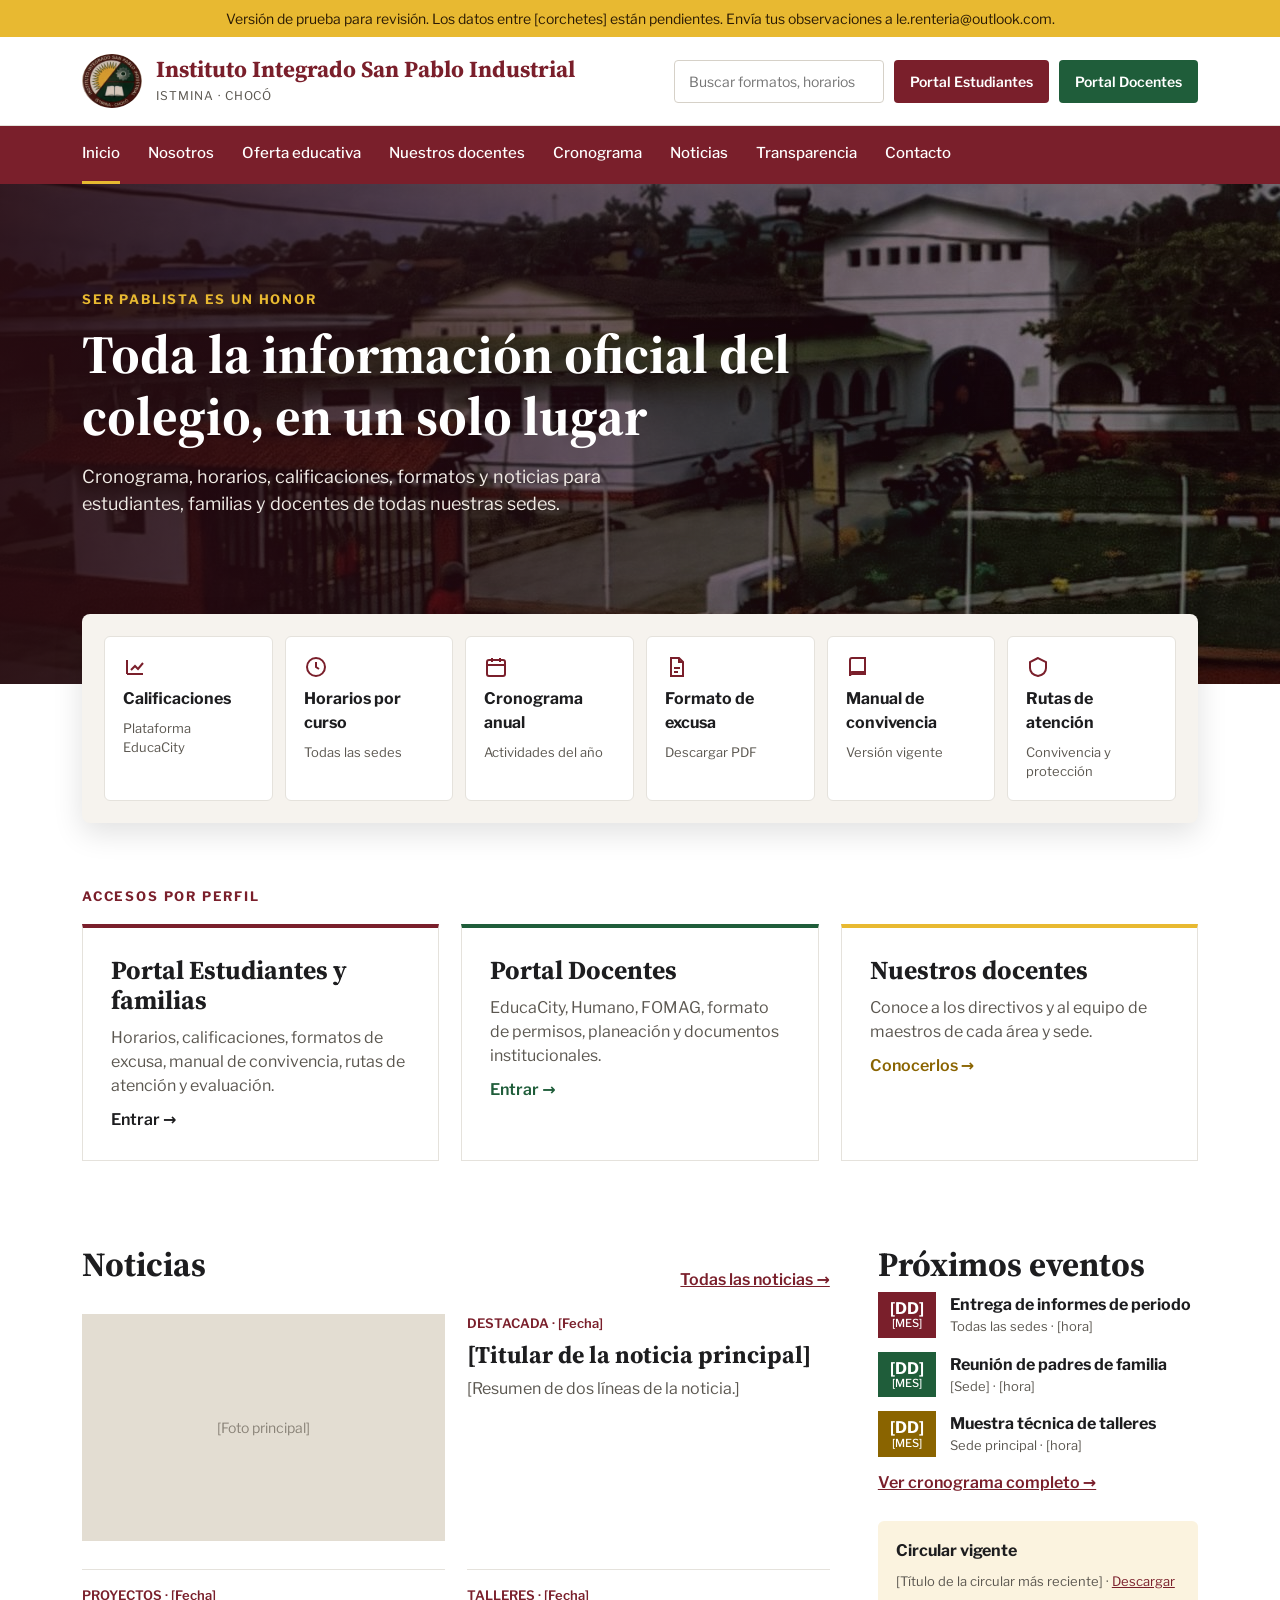
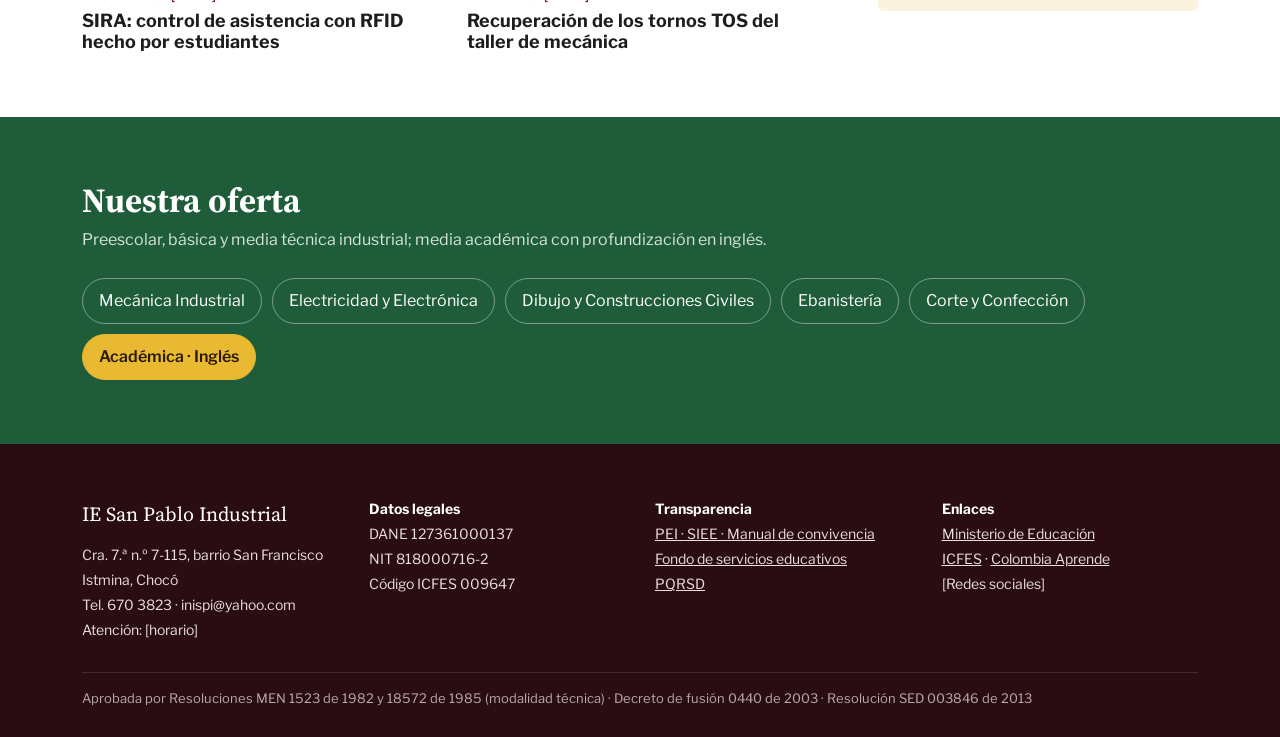
<file: index.html>
<!doctype html>
<html lang="es">
<head>
<meta charset="utf-8">
<meta name="viewport" content="width=device-width, initial-scale=1">
<title>Inicio · IE San Pablo Industrial – Istmina</title>
<meta name="description" content="Sitio oficial de la Institución Educativa San Pablo Industrial de Istmina, Chocó: cronograma, horarios, calificaciones, formatos y noticias.">
<link rel="icon" href="assets/img/escudo.jpg">
<link rel="preconnect" href="https://fonts.googleapis.com">
<link rel="preconnect" href="https://fonts.gstatic.com" crossorigin>
<link href="https://fonts.googleapis.com/css2?family=Libre+Franklin:wght@400;500;600;700&family=Source+Serif+4:opsz,wght@8..60,500;8..60,700&display=swap" rel="stylesheet">
<link rel="stylesheet" href="assets/css/styles.css">
</head>
<body>
<!-- AVISO DE BOCETO: borrar esta línea al publicar la versión final -->
<div class="aviso">Versión de prueba para revisión. Los datos entre [corchetes] están pendientes. Envía tus observaciones a le.renteria@outlook.com.</div>

<header class="header">
<div class="wrap">
<a class="brand" href="index.html">
<img src="assets/img/escudo.jpg" alt="Escudo de la IE San Pablo Industrial">
<div><div class="brand-name">Instituto Integrado San Pablo Industrial</div><div class="brand-sub">Istmina · Chocó</div></div>
</a>
<div class="header-right">
<label class="sr-only" for="buscar">Buscar en el sitio</label><input class="search" id="buscar" type="search" placeholder="Buscar formatos, horarios…"><div class="portales"><a class="btn" href="portal-estudiantes.html">Portal Estudiantes</a><a class="btn btn-verde" href="portal-docentes.html">Portal Docentes</a></div>
</div>
</div>
</header>

<nav class="nav" aria-label="Principal">
<div class="wrap">
<button type="button" class="mbtn" aria-expanded="false" aria-controls="menu"><svg width="22" height="22" viewBox="0 0 24 24" fill="none" stroke="#fff" stroke-width="2" aria-hidden="true"><path d="M3 6h18M3 12h18M3 18h18"/></svg>Menú</button>
<div class="links" id="menu"><a href="index.html" aria-current="page">Inicio</a><a href="#">Nosotros</a><a href="#">Oferta educativa</a><a href="nuestros-docentes.html">Nuestros docentes</a><a href="cronograma.html">Cronograma</a><a href="#">Noticias</a><a href="#">Transparencia</a><a href="#">Contacto</a></div>
</div>
</nav>

<main>

<section class="hero">
<img src="assets/img/campus.jpg" alt="Fachada de la sede principal del Instituto Integrado San Pablo Industrial">
<div class="wrap">
<div class="lema">Ser Pablista es un honor</div>
<h1>Toda la información oficial del colegio, en un solo lugar</h1>
<p>Cronograma, horarios, calificaciones, formatos y noticias para estudiantes, familias y docentes de todas nuestras sedes.</p>
</div>
</section>

<section class="accesos" aria-label="Accesos rápidos">
<div class="wrap"><div class="panel"><div class="qagrid">
<a class="qa" href="https://sanpablo.educa.city/"><svg width="24" height="24" viewBox="0 0 24 24" fill="none" stroke="#7A1F2B" stroke-width="2" aria-hidden="true"><path d="M4 19V5M4 19h16M8 15l4-4 3 3 5-6"/></svg><b>Calificaciones</b><span>Plataforma EducaCity</span></a>
<a class="qa" href="portal-estudiantes.html#horarios"><svg width="24" height="24" viewBox="0 0 24 24" fill="none" stroke="#7A1F2B" stroke-width="2" aria-hidden="true"><circle cx="12" cy="12" r="9"/><path d="M12 7v5l3 2"/></svg><b>Horarios por curso</b><span>Todas las sedes</span></a>
<a class="qa" href="cronograma.html"><svg width="24" height="24" viewBox="0 0 24 24" fill="none" stroke="#7A1F2B" stroke-width="2" aria-hidden="true"><rect x="3" y="5" width="18" height="16" rx="2"/><path d="M3 10h18M8 3v4M16 3v4"/></svg><b>Cronograma anual</b><span>Actividades del año</span></a>
<a class="qa" href="portal-estudiantes.html#formatos"><svg width="24" height="24" viewBox="0 0 24 24" fill="none" stroke="#7A1F2B" stroke-width="2" aria-hidden="true"><path d="M14 3H6v18h12V7l-4-4Z"/><path d="M14 3v4h4M9 13h6M9 17h4"/></svg><b>Formato de excusa</b><span>Descargar PDF</span></a>
<a class="qa" href="portal-estudiantes.html#formatos"><svg width="24" height="24" viewBox="0 0 24 24" fill="none" stroke="#7A1F2B" stroke-width="2" aria-hidden="true"><path d="M4 5a2 2 0 0 1 2-2h13v16H6a2 2 0 0 0-2 2V5Z"/><path d="M4 19a2 2 0 0 1 2-2h13"/></svg><b>Manual de convivencia</b><span>Versión vigente</span></a>
<a class="qa" href="portal-estudiantes.html#rutas"><svg width="24" height="24" viewBox="0 0 24 24" fill="none" stroke="#7A1F2B" stroke-width="2" aria-hidden="true"><path d="M12 3 4 7v6c0 4 3.5 7 8 8 4.5-1 8-4 8-8V7l-8-4Z"/></svg><b>Rutas de atención</b><span>Convivencia y protección</span></a>
</div></div></div>
</section>

<section class="section">
<div class="wrap">
<div class="eyebrow">Accesos por perfil</div>
<div class="grid g3" style="margin-top:18px">
<a class="perfil" href="portal-estudiantes.html"><h2>Portal Estudiantes y familias</h2><p>Horarios, calificaciones, formatos de excusa, manual de convivencia, rutas de atención y evaluación.</p><span class="mas">Entrar →</span></a>
<a class="perfil" href="portal-docentes.html" style="border-top-color:var(--verde)"><h2>Portal Docentes</h2><p>EducaCity, Humano, FOMAG, formato de permisos, planeación y documentos institucionales.</p><span class="mas" style="color:var(--verde)">Entrar →</span></a>
<a class="perfil" href="nuestros-docentes.html" style="border-top-color:var(--amarillo)"><h2>Nuestros docentes</h2><p>Conoce a los directivos y al equipo de maestros de cada área y sede.</p><span class="mas" style="color:var(--ocre)">Conocerlos →</span></a>
</div>
</div>
</section>

<section class="section" style="padding-top:20px">
<div class="wrap dos-col">
<div class="principal">
<div class="cabecera-seccion"><h2>Noticias</h2><a href="#" style="font-weight:600">Todas las noticias →</a></div>
<article class="noticia-destacada">
<div class="foto-ph">[Foto principal]</div>
<div><div class="noticia-meta">DESTACADA · [Fecha]</div><h3 class="serif" style="font-size:24px;margin:8px 0">[Titular de la noticia principal]</h3><p class="muted" style="margin:0">[Resumen de dos líneas de la noticia.]</p></div>
</article>
<div class="grid" style="grid-template-columns:repeat(auto-fit,minmax(240px,1fr))">
<article class="noticia"><div class="noticia-meta">PROYECTOS · [Fecha]</div><h3>SIRA: control de asistencia con RFID hecho por estudiantes</h3></article>
<article class="noticia"><div class="noticia-meta">TALLERES · [Fecha]</div><h3>Recuperación de los tornos TOS del taller de mecánica</h3></article>
</div>
</div>
<aside class="lateral">
<h2>Próximos eventos</h2>
<div class="evento"><div class="fecha">[DD]<small>[MES]</small></div><div><b>Entrega de informes de periodo</b><div class="muted small">Todas las sedes · [hora]</div></div></div>
<div class="evento"><div class="fecha" style="background:var(--verde)">[DD]<small>[MES]</small></div><div><b>Reunión de padres de familia</b><div class="muted small">[Sede] · [hora]</div></div></div>
<div class="evento"><div class="fecha" style="background:var(--ocre)">[DD]<small>[MES]</small></div><div><b>Muestra técnica de talleres</b><div class="muted small">Sede principal · [hora]</div></div></div>
<a href="cronograma.html" style="font-weight:600">Ver cronograma completo →</a>
<div class="circular"><b style="display:block;margin-bottom:6px">Circular vigente</b><span class="muted small">[Título de la circular más reciente] · <a href="#">Descargar</a></span></div>
</aside>
</div>
</section>

<section class="section oferta">
<div class="wrap">
<h2>Nuestra oferta</h2>
<p style="margin:0 0 26px;color:#d6e6db">Preescolar, básica y media técnica industrial; media académica con profundización en inglés.</p>
<div class="chips">
<span class="chip">Mecánica Industrial</span><span class="chip">Electricidad y Electrónica</span><span class="chip">Dibujo y Construcciones Civiles</span><span class="chip">Ebanistería</span><span class="chip">Corte y Confección</span><span class="chip chip-dest">Académica · Inglés</span>
</div>
</div>
</section>
</main>

<footer class="footer">
<div class="wrap">
<div class="cols">
<div><div class="serif" style="font-size:20px;color:#fff;margin-bottom:10px">IE San Pablo Industrial</div>Cra. 7.ª n.º 7-115, barrio San Francisco<br>Istmina, Chocó<br>Tel. 670 3823 · inispi@yahoo.com<br>Atención: [horario]</div>
<div><b>Datos legales</b><br>DANE 127361000137<br>NIT 818000716-2<br>Código ICFES 009647</div>
<div><b>Transparencia</b><br><a href="#">PEI · SIEE · Manual de convivencia</a><br><a href="#">Fondo de servicios educativos</a><br><a href="#">PQRSD</a></div>
<div><b>Enlaces</b><br><a href="https://www.mineducacion.gov.co/portal/">Ministerio de Educación</a><br><a href="https://www.icfes.gov.co/">ICFES</a> · <a href="https://colombiaaprende.edu.co/">Colombia Aprende</a><br>[Redes sociales]</div>
</div>
<div class="legal">Aprobada por Resoluciones MEN 1523 de 1982 y 18572 de 1985 (modalidad técnica) · Decreto de fusión 0440 de 2003 · Resolución SED 003846 de 2013</div>
</div>
</footer>
<script src="assets/js/main.js"></script>
</body>
</html>
</file>
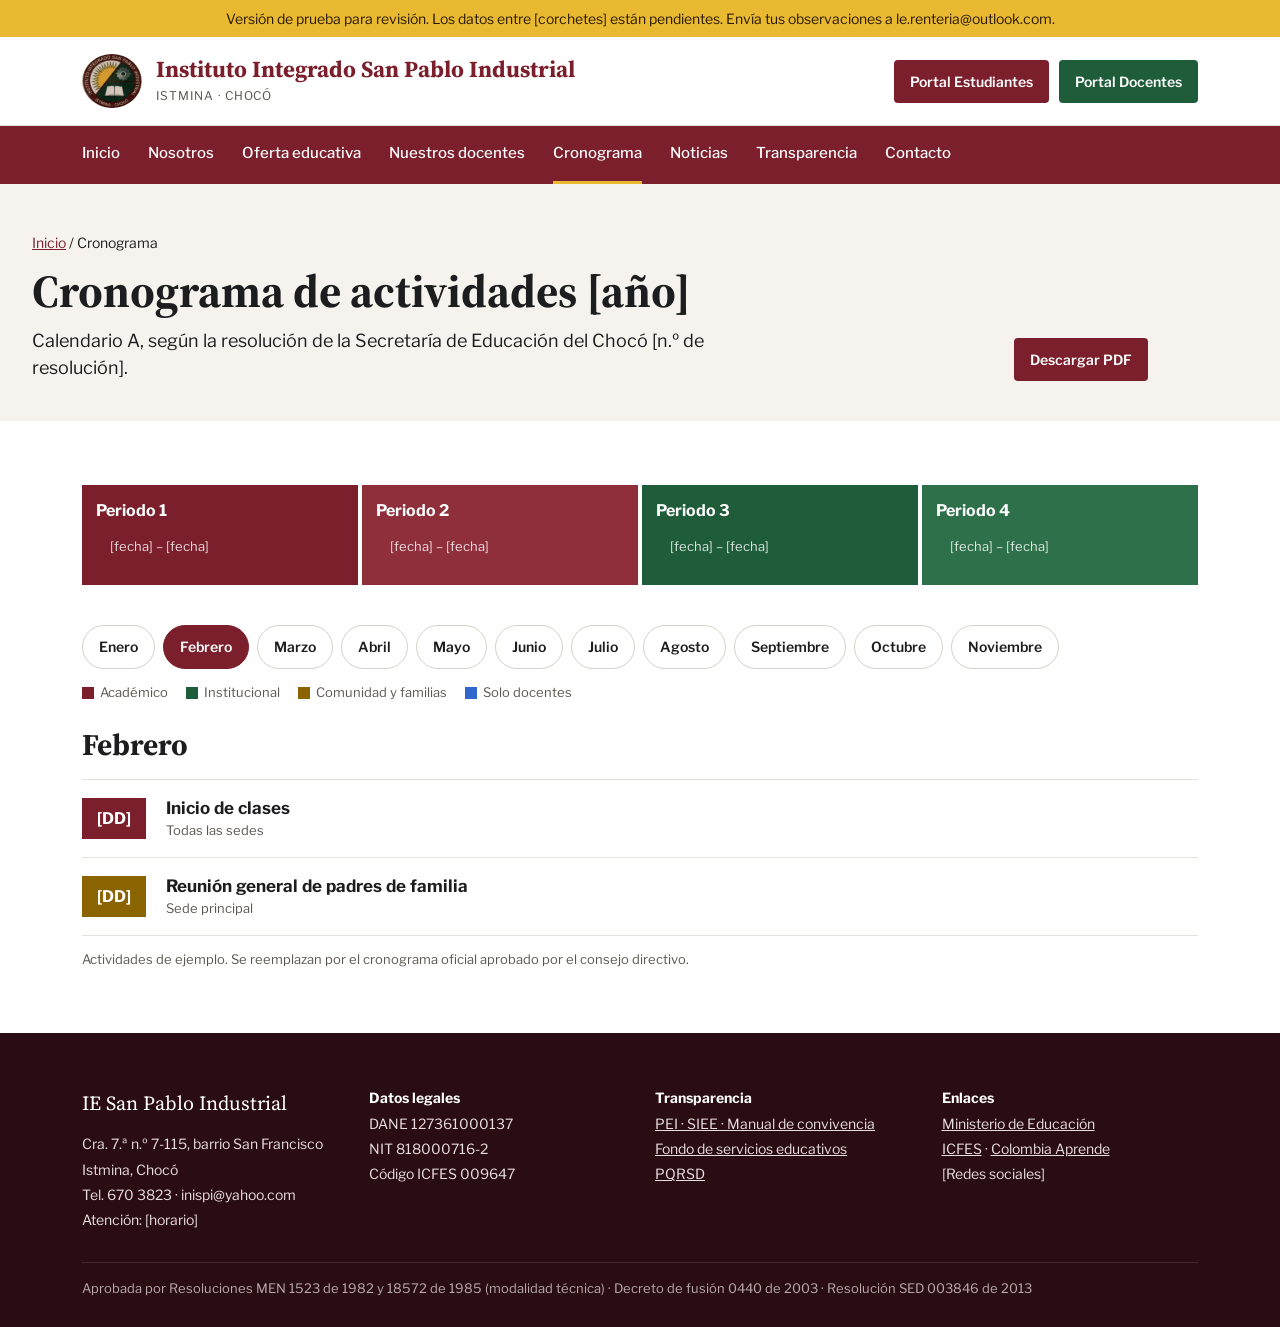
<file: cronograma.html>
<!doctype html>
<html lang="es">
<head>
<meta charset="utf-8">
<meta name="viewport" content="width=device-width, initial-scale=1">
<title>Cronograma anual · IE San Pablo Industrial – Istmina</title>
<meta name="description" content="Cronograma anual de actividades académicas, institucionales y de comunidad.">
<link rel="icon" href="assets/img/escudo.jpg">
<link rel="preconnect" href="https://fonts.googleapis.com">
<link rel="preconnect" href="https://fonts.gstatic.com" crossorigin>
<link href="https://fonts.googleapis.com/css2?family=Libre+Franklin:wght@400;500;600;700&family=Source+Serif+4:opsz,wght@8..60,500;8..60,700&display=swap" rel="stylesheet">
<link rel="stylesheet" href="assets/css/styles.css">
</head>
<body>
<!-- AVISO DE BOCETO: borrar esta línea al publicar la versión final -->
<div class="aviso">Versión de prueba para revisión. Los datos entre [corchetes] están pendientes. Envía tus observaciones a le.renteria@outlook.com.</div>

<header class="header">
<div class="wrap">
<a class="brand" href="index.html">
<img src="assets/img/escudo.jpg" alt="Escudo de la IE San Pablo Industrial">
<div><div class="brand-name">Instituto Integrado San Pablo Industrial</div><div class="brand-sub">Istmina · Chocó</div></div>
</a>
<div class="header-right">
<div class="portales"><a class="btn" href="portal-estudiantes.html">Portal Estudiantes</a><a class="btn btn-verde" href="portal-docentes.html">Portal Docentes</a></div>
</div>
</div>
</header>

<nav class="nav" aria-label="Principal">
<div class="wrap">
<button type="button" class="mbtn" aria-expanded="false" aria-controls="menu"><svg width="22" height="22" viewBox="0 0 24 24" fill="none" stroke="#fff" stroke-width="2" aria-hidden="true"><path d="M3 6h18M3 12h18M3 18h18"/></svg>Menú</button>
<div class="links" id="menu"><a href="index.html">Inicio</a><a href="#">Nosotros</a><a href="#">Oferta educativa</a><a href="nuestros-docentes.html">Nuestros docentes</a><a href="cronograma.html" aria-current="page">Cronograma</a><a href="#">Noticias</a><a href="#">Transparencia</a><a href="#">Contacto</a></div>
</div>
</nav>

<main>

<section class="page-head">
<div class="wrap cabecera-seccion" style="margin:0">
<div>
<div class="migas"><a href="index.html">Inicio</a> / Cronograma</div>
<h1>Cronograma de actividades [año]</h1>
<p>Calendario A, según la resolución de la Secretaría de Educación del Chocó [n.º de resolución].</p>
</div>
<a class="btn" href="#">Descargar PDF</a>
</div>
</section>

<section class="section" style="padding-bottom:10px">
<div class="wrap periodos">
<div style="background:#7A1F2B"><b>Periodo 1</b><div class="small" style="opacity:.85">[fecha] – [fecha]</div></div>
<div style="background:#8f2f3c"><b>Periodo 2</b><div class="small" style="opacity:.85">[fecha] – [fecha]</div></div>
<div style="background:#1F5D3A"><b>Periodo 3</b><div class="small" style="opacity:.85">[fecha] – [fecha]</div></div>
<div style="background:#2d7049"><b>Periodo 4</b><div class="small" style="opacity:.85">[fecha] – [fecha]</div></div>
</div>
</section>

<section class="section" style="padding-top:30px">
<div class="wrap">
<div class="pills" id="meses" aria-label="Mes"></div>
<div class="leyenda">
<span><i style="background:#7A1F2B"></i>Académico</span><span><i style="background:#1F5D3A"></i>Institucional</span><span><i style="background:#8a6400"></i>Comunidad y familias</span><span><i style="background:#3366CC"></i>Solo docentes</span>
</div>
<h2 id="titulo-mes" style="font-size:30px;margin-bottom:16px"></h2>
<div class="lista-eventos" id="lista-eventos"></div>
<p class="small muted" style="margin:14px 0 0">Actividades de ejemplo. Se reemplazan por el cronograma oficial aprobado por el consejo directivo.</p>
</div>
</section>
</main>

<footer class="footer">
<div class="wrap">
<div class="cols">
<div><div class="serif" style="font-size:20px;color:#fff;margin-bottom:10px">IE San Pablo Industrial</div>Cra. 7.ª n.º 7-115, barrio San Francisco<br>Istmina, Chocó<br>Tel. 670 3823 · inispi@yahoo.com<br>Atención: [horario]</div>
<div><b>Datos legales</b><br>DANE 127361000137<br>NIT 818000716-2<br>Código ICFES 009647</div>
<div><b>Transparencia</b><br><a href="#">PEI · SIEE · Manual de convivencia</a><br><a href="#">Fondo de servicios educativos</a><br><a href="#">PQRSD</a></div>
<div><b>Enlaces</b><br><a href="https://www.mineducacion.gov.co/portal/">Ministerio de Educación</a><br><a href="https://www.icfes.gov.co/">ICFES</a> · <a href="https://colombiaaprende.edu.co/">Colombia Aprende</a><br>[Redes sociales]</div>
</div>
<div class="legal">Aprobada por Resoluciones MEN 1523 de 1982 y 18572 de 1985 (modalidad técnica) · Decreto de fusión 0440 de 2003 · Resolución SED 003846 de 2013</div>
</div>
</footer>
<script src="assets/js/main.js"></script>
</body>
</html>
</file>
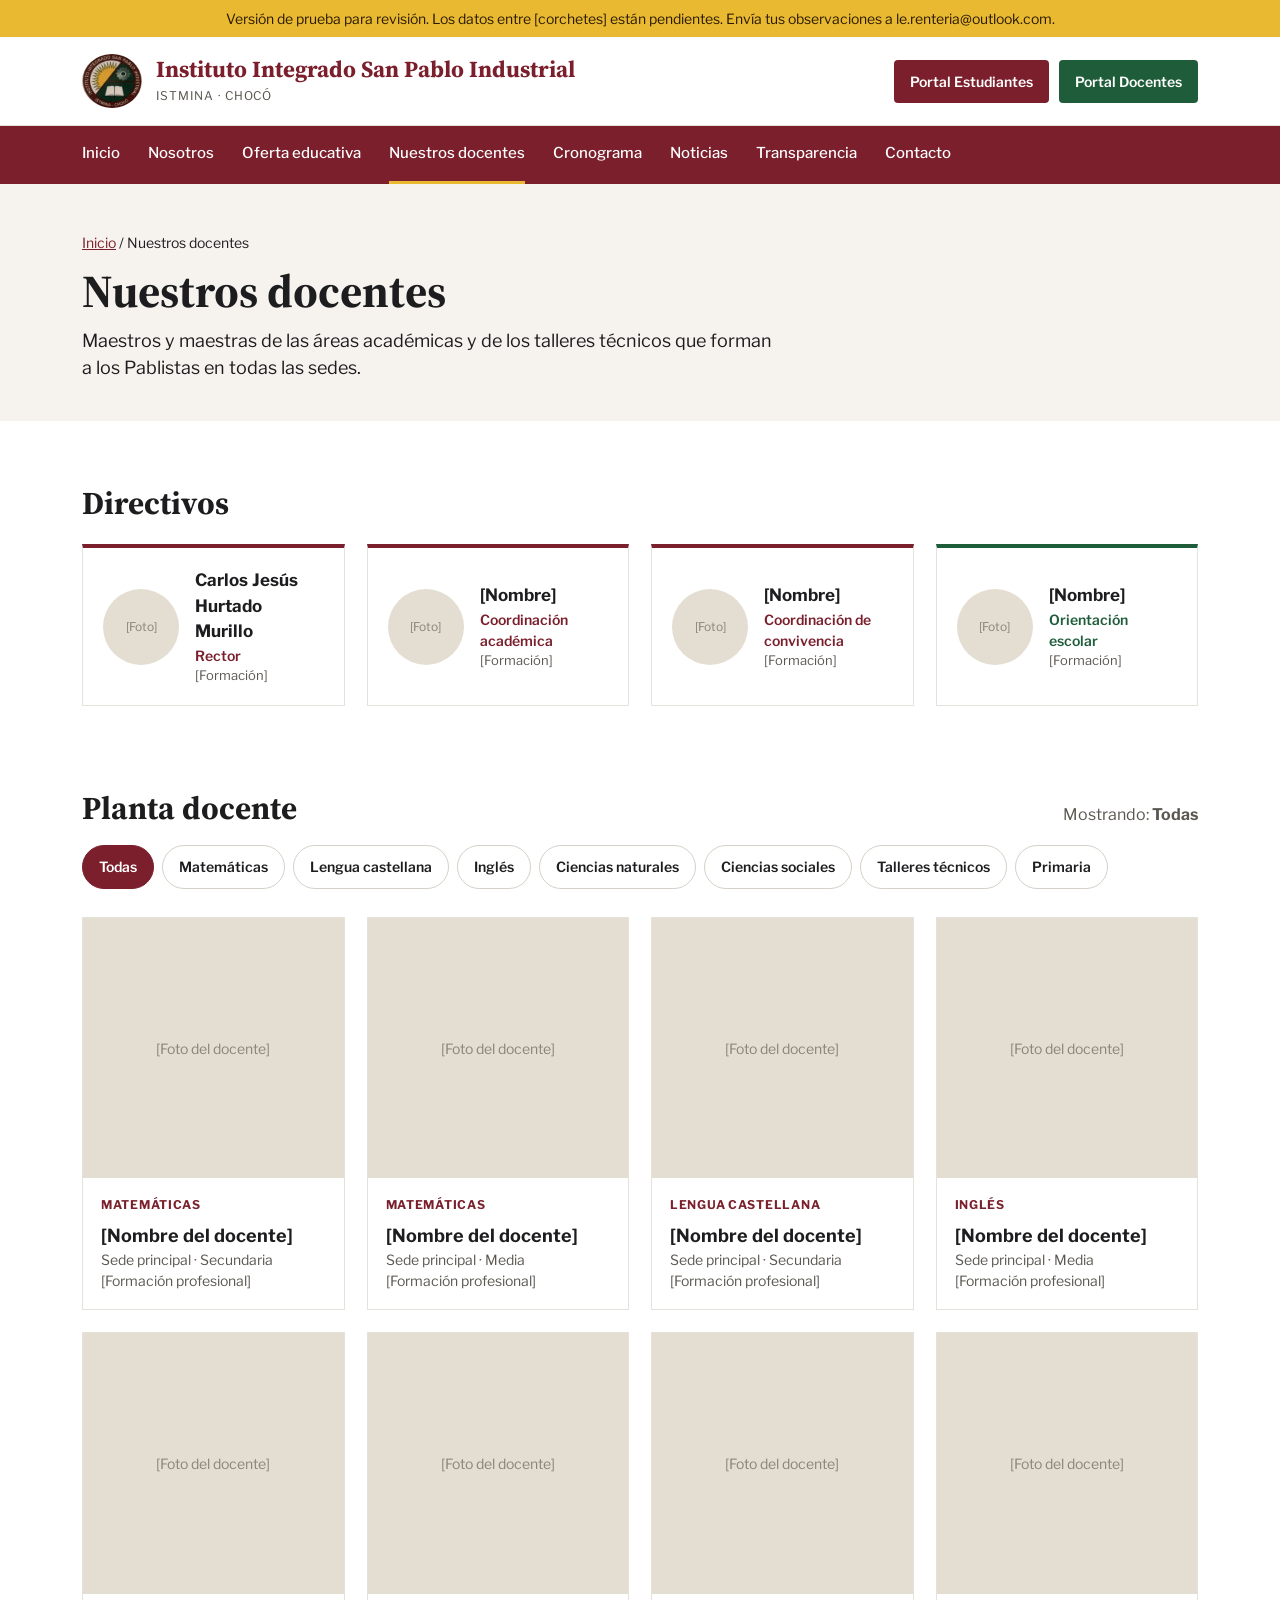
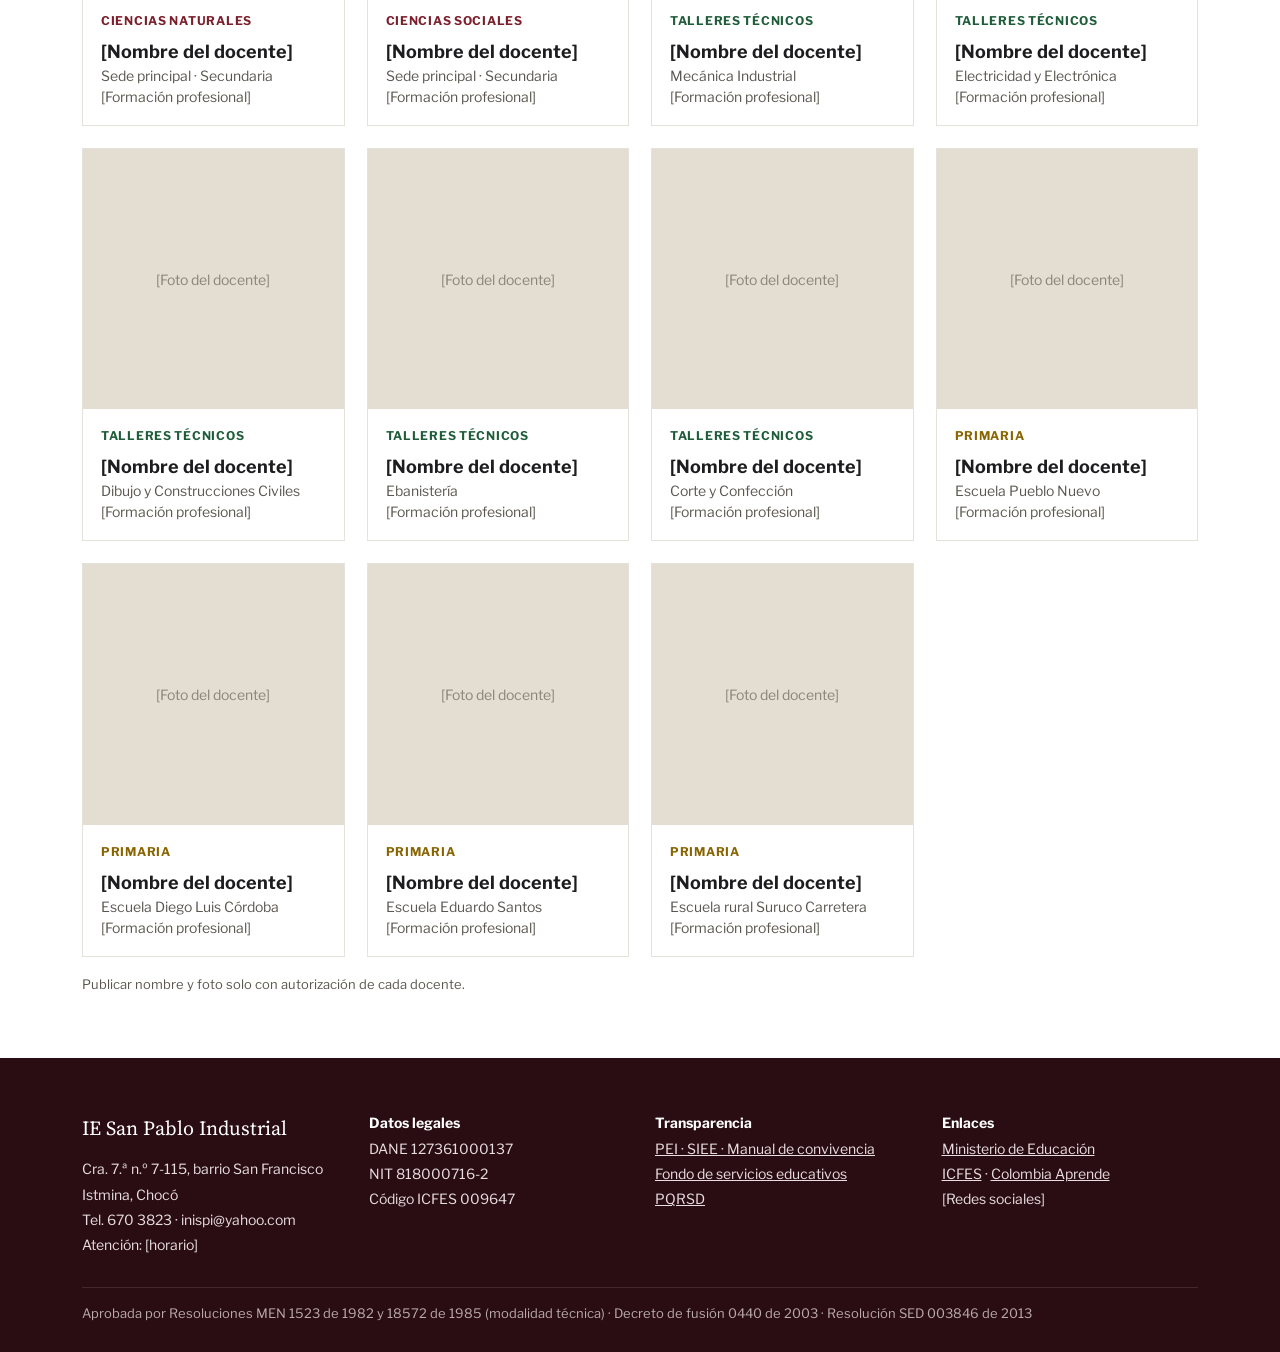
<file: nuestros-docentes.html>
<!doctype html>
<html lang="es">
<head>
<meta charset="utf-8">
<meta name="viewport" content="width=device-width, initial-scale=1">
<title>Nuestros docentes · IE San Pablo Industrial – Istmina</title>
<meta name="description" content="Directivos y planta docente de la IE San Pablo Industrial de Istmina.">
<link rel="icon" href="assets/img/escudo.jpg">
<link rel="preconnect" href="https://fonts.googleapis.com">
<link rel="preconnect" href="https://fonts.gstatic.com" crossorigin>
<link href="https://fonts.googleapis.com/css2?family=Libre+Franklin:wght@400;500;600;700&family=Source+Serif+4:opsz,wght@8..60,500;8..60,700&display=swap" rel="stylesheet">
<link rel="stylesheet" href="assets/css/styles.css">
</head>
<body>
<!-- AVISO DE BOCETO: borrar esta línea al publicar la versión final -->
<div class="aviso">Versión de prueba para revisión. Los datos entre [corchetes] están pendientes. Envía tus observaciones a le.renteria@outlook.com.</div>

<header class="header">
<div class="wrap">
<a class="brand" href="index.html">
<img src="assets/img/escudo.jpg" alt="Escudo de la IE San Pablo Industrial">
<div><div class="brand-name">Instituto Integrado San Pablo Industrial</div><div class="brand-sub">Istmina · Chocó</div></div>
</a>
<div class="header-right">
<div class="portales"><a class="btn" href="portal-estudiantes.html">Portal Estudiantes</a><a class="btn btn-verde" href="portal-docentes.html">Portal Docentes</a></div>
</div>
</div>
</header>

<nav class="nav" aria-label="Principal">
<div class="wrap">
<button type="button" class="mbtn" aria-expanded="false" aria-controls="menu"><svg width="22" height="22" viewBox="0 0 24 24" fill="none" stroke="#fff" stroke-width="2" aria-hidden="true"><path d="M3 6h18M3 12h18M3 18h18"/></svg>Menú</button>
<div class="links" id="menu"><a href="index.html">Inicio</a><a href="#">Nosotros</a><a href="#">Oferta educativa</a><a href="nuestros-docentes.html" aria-current="page">Nuestros docentes</a><a href="cronograma.html">Cronograma</a><a href="#">Noticias</a><a href="#">Transparencia</a><a href="#">Contacto</a></div>
</div>
</nav>

<main>

<section class="page-head">
<div class="wrap">
<div class="migas"><a href="index.html">Inicio</a> / Nuestros docentes</div>
<h1>Nuestros docentes</h1>
<p>Maestros y maestras de las áreas académicas y de los talleres técnicos que forman a los Pablistas en todas las sedes.</p>
</div>
</section>

<section class="section" style="padding-bottom:20px">
<div class="wrap">
<h2 style="font-size:32px;margin-bottom:22px">Directivos</h2>
<div class="grid g4">
<div class="directivo" style="border-top-color:var(--vino)"><div class="avatar">[Foto]</div><div><b style="font-size:17px">Carlos Jesús Hurtado Murillo</b><div style="color:var(--vino);font-weight:600;font-size:14px">Rector</div><div class="muted small">[Formación]</div></div></div>
<div class="directivo" style="border-top-color:var(--vino)"><div class="avatar">[Foto]</div><div><b style="font-size:17px">[Nombre]</b><div style="color:var(--vino);font-weight:600;font-size:14px">Coordinación académica</div><div class="muted small">[Formación]</div></div></div>
<div class="directivo" style="border-top-color:var(--vino)"><div class="avatar">[Foto]</div><div><b style="font-size:17px">[Nombre]</b><div style="color:var(--vino);font-weight:600;font-size:14px">Coordinación de convivencia</div><div class="muted small">[Formación]</div></div></div>
<div class="directivo" style="border-top-color:var(--verde)"><div class="avatar">[Foto]</div><div><b style="font-size:17px">[Nombre]</b><div style="color:var(--verde);font-weight:600;font-size:14px">Orientación escolar</div><div class="muted small">[Formación]</div></div></div>
</div>
</div>
</section>

<section class="section">
<div class="wrap">
<div class="cabecera-seccion" style="margin-bottom:18px"><h2 style="font-size:32px;margin:0">Planta docente</h2><span class="muted">Mostrando: <b id="area-actual"></b></span></div>
<div class="pills" id="areas" aria-label="Filtrar por área" style="margin-bottom:28px"></div>
<div class="grid" id="grilla-docentes" style="grid-template-columns:repeat(auto-fill,minmax(250px,1fr))"></div>
<p class="small muted" style="margin:18px 0 0">Publicar nombre y foto solo con autorización de cada docente.</p>
</div>
</section>
</main>

<footer class="footer">
<div class="wrap">
<div class="cols">
<div><div class="serif" style="font-size:20px;color:#fff;margin-bottom:10px">IE San Pablo Industrial</div>Cra. 7.ª n.º 7-115, barrio San Francisco<br>Istmina, Chocó<br>Tel. 670 3823 · inispi@yahoo.com<br>Atención: [horario]</div>
<div><b>Datos legales</b><br>DANE 127361000137<br>NIT 818000716-2<br>Código ICFES 009647</div>
<div><b>Transparencia</b><br><a href="#">PEI · SIEE · Manual de convivencia</a><br><a href="#">Fondo de servicios educativos</a><br><a href="#">PQRSD</a></div>
<div><b>Enlaces</b><br><a href="https://www.mineducacion.gov.co/portal/">Ministerio de Educación</a><br><a href="https://www.icfes.gov.co/">ICFES</a> · <a href="https://colombiaaprende.edu.co/">Colombia Aprende</a><br>[Redes sociales]</div>
</div>
<div class="legal">Aprobada por Resoluciones MEN 1523 de 1982 y 18572 de 1985 (modalidad técnica) · Decreto de fusión 0440 de 2003 · Resolución SED 003846 de 2013</div>
</div>
</footer>
<script src="assets/js/main.js"></script>
</body>
</html>
</file>
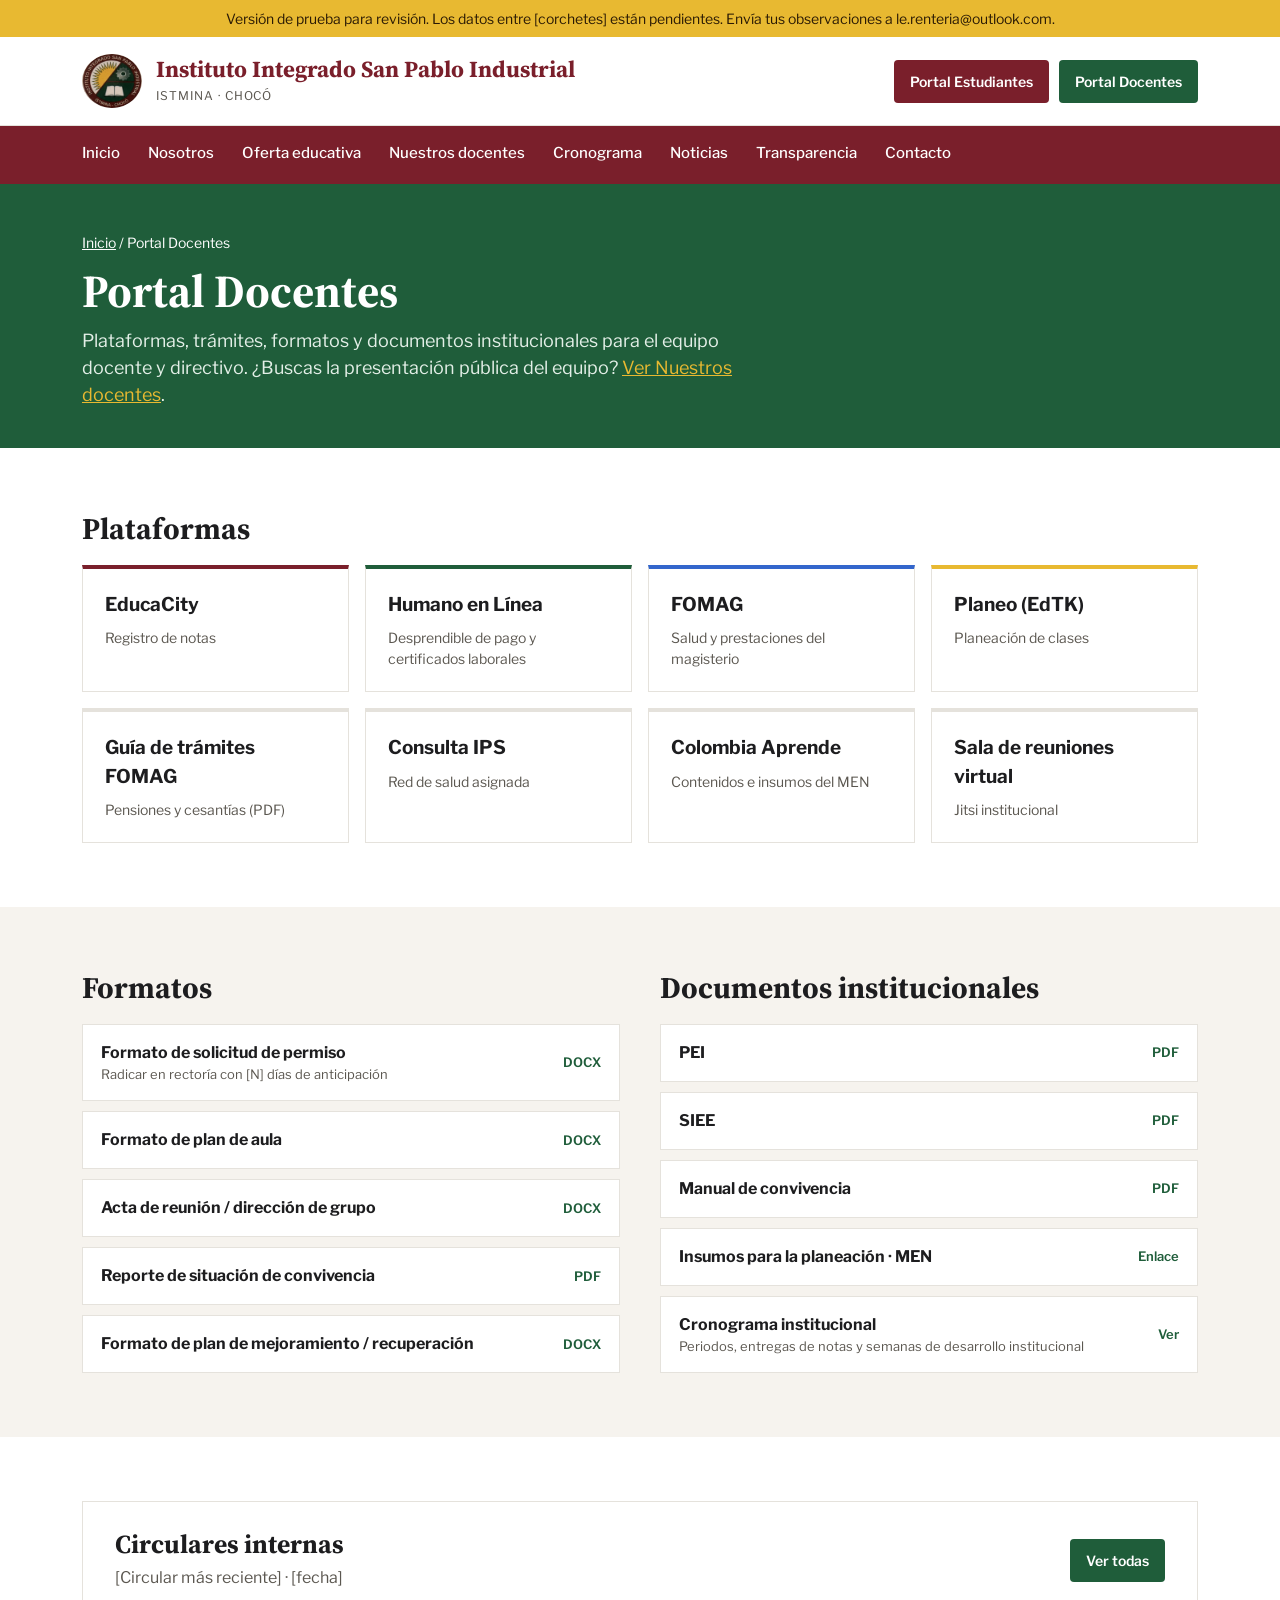
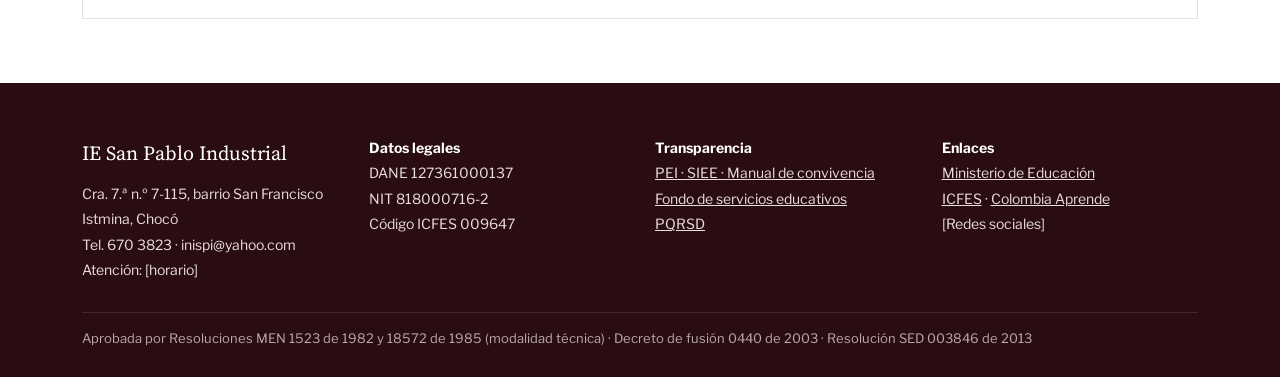
<file: portal-docentes.html>
<!doctype html>
<html lang="es">
<head>
<meta charset="utf-8">
<meta name="viewport" content="width=device-width, initial-scale=1">
<title>Portal Docentes · IE San Pablo Industrial – Istmina</title>
<meta name="description" content="Plataformas, formatos y documentos para docentes: EducaCity, Humano, FOMAG, permisos y planeación.">
<link rel="icon" href="assets/img/escudo.jpg">
<link rel="preconnect" href="https://fonts.googleapis.com">
<link rel="preconnect" href="https://fonts.gstatic.com" crossorigin>
<link href="https://fonts.googleapis.com/css2?family=Libre+Franklin:wght@400;500;600;700&family=Source+Serif+4:opsz,wght@8..60,500;8..60,700&display=swap" rel="stylesheet">
<link rel="stylesheet" href="assets/css/styles.css">
</head>
<body>
<!-- AVISO DE BOCETO: borrar esta línea al publicar la versión final -->
<div class="aviso">Versión de prueba para revisión. Los datos entre [corchetes] están pendientes. Envía tus observaciones a le.renteria@outlook.com.</div>

<header class="header">
<div class="wrap">
<a class="brand" href="index.html">
<img src="assets/img/escudo.jpg" alt="Escudo de la IE San Pablo Industrial">
<div><div class="brand-name">Instituto Integrado San Pablo Industrial</div><div class="brand-sub">Istmina · Chocó</div></div>
</a>
<div class="header-right">
<div class="portales"><a class="btn" href="portal-estudiantes.html">Portal Estudiantes</a><a class="btn btn-verde" href="portal-docentes.html">Portal Docentes</a></div>
</div>
</div>
</header>

<nav class="nav" aria-label="Principal">
<div class="wrap">
<button type="button" class="mbtn" aria-expanded="false" aria-controls="menu"><svg width="22" height="22" viewBox="0 0 24 24" fill="none" stroke="#fff" stroke-width="2" aria-hidden="true"><path d="M3 6h18M3 12h18M3 18h18"/></svg>Menú</button>
<div class="links" id="menu"><a href="index.html">Inicio</a><a href="#">Nosotros</a><a href="#">Oferta educativa</a><a href="nuestros-docentes.html">Nuestros docentes</a><a href="cronograma.html">Cronograma</a><a href="#">Noticias</a><a href="#">Transparencia</a><a href="#">Contacto</a></div>
</div>
</nav>

<main>

<section class="page-head verde">
<div class="wrap">
<div class="migas"><a href="index.html">Inicio</a> / Portal Docentes</div>
<h1>Portal Docentes</h1>
<p style="color:#e3efe7">Plataformas, trámites, formatos y documentos institucionales para el equipo docente y directivo. ¿Buscas la presentación pública del equipo? <a href="nuestros-docentes.html" style="color:var(--amarillo)">Ver Nuestros docentes</a>.</p>
</div>
</section>

<section class="section">
<div class="wrap">
<h2 style="font-size:30px;margin-bottom:18px">Plataformas</h2>
<div class="grid g4" style="gap:16px">
<a class="plataforma" href="https://sanpablo.educa.city/" style="border-top-color:var(--vino)"><b>EducaCity</b><span>Registro de notas</span></a>
<a class="plataforma" href="https://rrhh.gestionsecretariasdeeducacion.gov.co/humanoEL/Ingresar.aspx?Ent=Choco" style="border-top-color:var(--verde)"><b>Humano en Línea</b><span>Desprendible de pago y certificados laborales</span></a>
<a class="plataforma" href="https://www.fomag.gov.co/" style="border-top-color:#3366CC"><b>FOMAG</b><span>Salud y prestaciones del magisterio</span></a>
<a class="plataforma" href="https://edtk.co/planeo/" style="border-top-color:var(--amarillo)"><b>Planeo (EdTK)</b><span>Planeación de clases</span></a>
<a class="plataforma" href="https://www.fiduprevisora.com.co/wp-content/uploads/2023/08/Guia-de-docente-Gestion-Pensiones_V_1_0_Ene_.pdf"><b>Guía de trámites FOMAG</b><span>Pensiones y cesantías (PDF)</span></a>
<a class="plataforma" href="https://redvitalut.com/consultaips/"><b>Consulta IPS</b><span>Red de salud asignada</span></a>
<a class="plataforma" href="https://colombiaaprende.edu.co/contenidos-para-aprender"><b>Colombia Aprende</b><span>Contenidos e insumos del MEN</span></a>
<a class="plataforma" href="https://meet.jit.si/sanpabloindustriall"><b>Sala de reuniones virtual</b><span>Jitsi institucional</span></a>
</div>
</div>
</section>

<section class="section section-crema">
<div class="wrap grid g2">
<div>
<h2 style="font-size:30px;margin-bottom:18px">Formatos</h2>
<div class="docs">
<a class="doc" href="#"><span><b>Formato de solicitud de permiso</b><small>Radicar en rectoría con [N] días de anticipación</small></span><span class="tipo" style="color:var(--verde)">DOCX</span></a>
<a class="doc" href="#"><span><b>Formato de plan de aula</b></span><span class="tipo" style="color:var(--verde)">DOCX</span></a>
<a class="doc" href="#"><span><b>Acta de reunión / dirección de grupo</b></span><span class="tipo" style="color:var(--verde)">DOCX</span></a>
<a class="doc" href="#"><span><b>Reporte de situación de convivencia</b></span><span class="tipo" style="color:var(--verde)">PDF</span></a>
<a class="doc" href="#"><span><b>Formato de plan de mejoramiento / recuperación</b></span><span class="tipo" style="color:var(--verde)">DOCX</span></a>
</div>
</div>
<div>
<h2 style="font-size:30px;margin-bottom:18px">Documentos institucionales</h2>
<div class="docs">
<a class="doc" href="#"><span><b>PEI</b></span><span class="tipo" style="color:var(--verde)">PDF</span></a>
<a class="doc" href="#"><span><b>SIEE</b></span><span class="tipo" style="color:var(--verde)">PDF</span></a>
<a class="doc" href="#"><span><b>Manual de convivencia</b></span><span class="tipo" style="color:var(--verde)">PDF</span></a>
<a class="doc" href="https://pumarejopta.wordpress.com/planeacion/"><span><b>Insumos para la planeación · MEN</b></span><span class="tipo" style="color:var(--verde)">Enlace</span></a>
<a class="doc" href="cronograma.html"><span><b>Cronograma institucional</b><small>Periodos, entregas de notas y semanas de desarrollo institucional</small></span><span class="tipo" style="color:var(--verde)">Ver</span></a>
</div>
</div>
</div>
</section>

<section class="section">
<div class="wrap"><div class="caja" style="display:flex;justify-content:space-between;align-items:center;gap:24px;flex-wrap:wrap;padding:28px 32px">
<div><h2 style="font-size:26px;margin:0 0 6px">Circulares internas</h2><p class="muted" style="margin:0">[Circular más reciente] · [fecha]</p></div>
<a class="btn btn-verde" href="#">Ver todas</a>
</div></div>
</section>
</main>

<footer class="footer">
<div class="wrap">
<div class="cols">
<div><div class="serif" style="font-size:20px;color:#fff;margin-bottom:10px">IE San Pablo Industrial</div>Cra. 7.ª n.º 7-115, barrio San Francisco<br>Istmina, Chocó<br>Tel. 670 3823 · inispi@yahoo.com<br>Atención: [horario]</div>
<div><b>Datos legales</b><br>DANE 127361000137<br>NIT 818000716-2<br>Código ICFES 009647</div>
<div><b>Transparencia</b><br><a href="#">PEI · SIEE · Manual de convivencia</a><br><a href="#">Fondo de servicios educativos</a><br><a href="#">PQRSD</a></div>
<div><b>Enlaces</b><br><a href="https://www.mineducacion.gov.co/portal/">Ministerio de Educación</a><br><a href="https://www.icfes.gov.co/">ICFES</a> · <a href="https://colombiaaprende.edu.co/">Colombia Aprende</a><br>[Redes sociales]</div>
</div>
<div class="legal">Aprobada por Resoluciones MEN 1523 de 1982 y 18572 de 1985 (modalidad técnica) · Decreto de fusión 0440 de 2003 · Resolución SED 003846 de 2013</div>
</div>
</footer>
<script src="assets/js/main.js"></script>
</body>
</html>
</file>
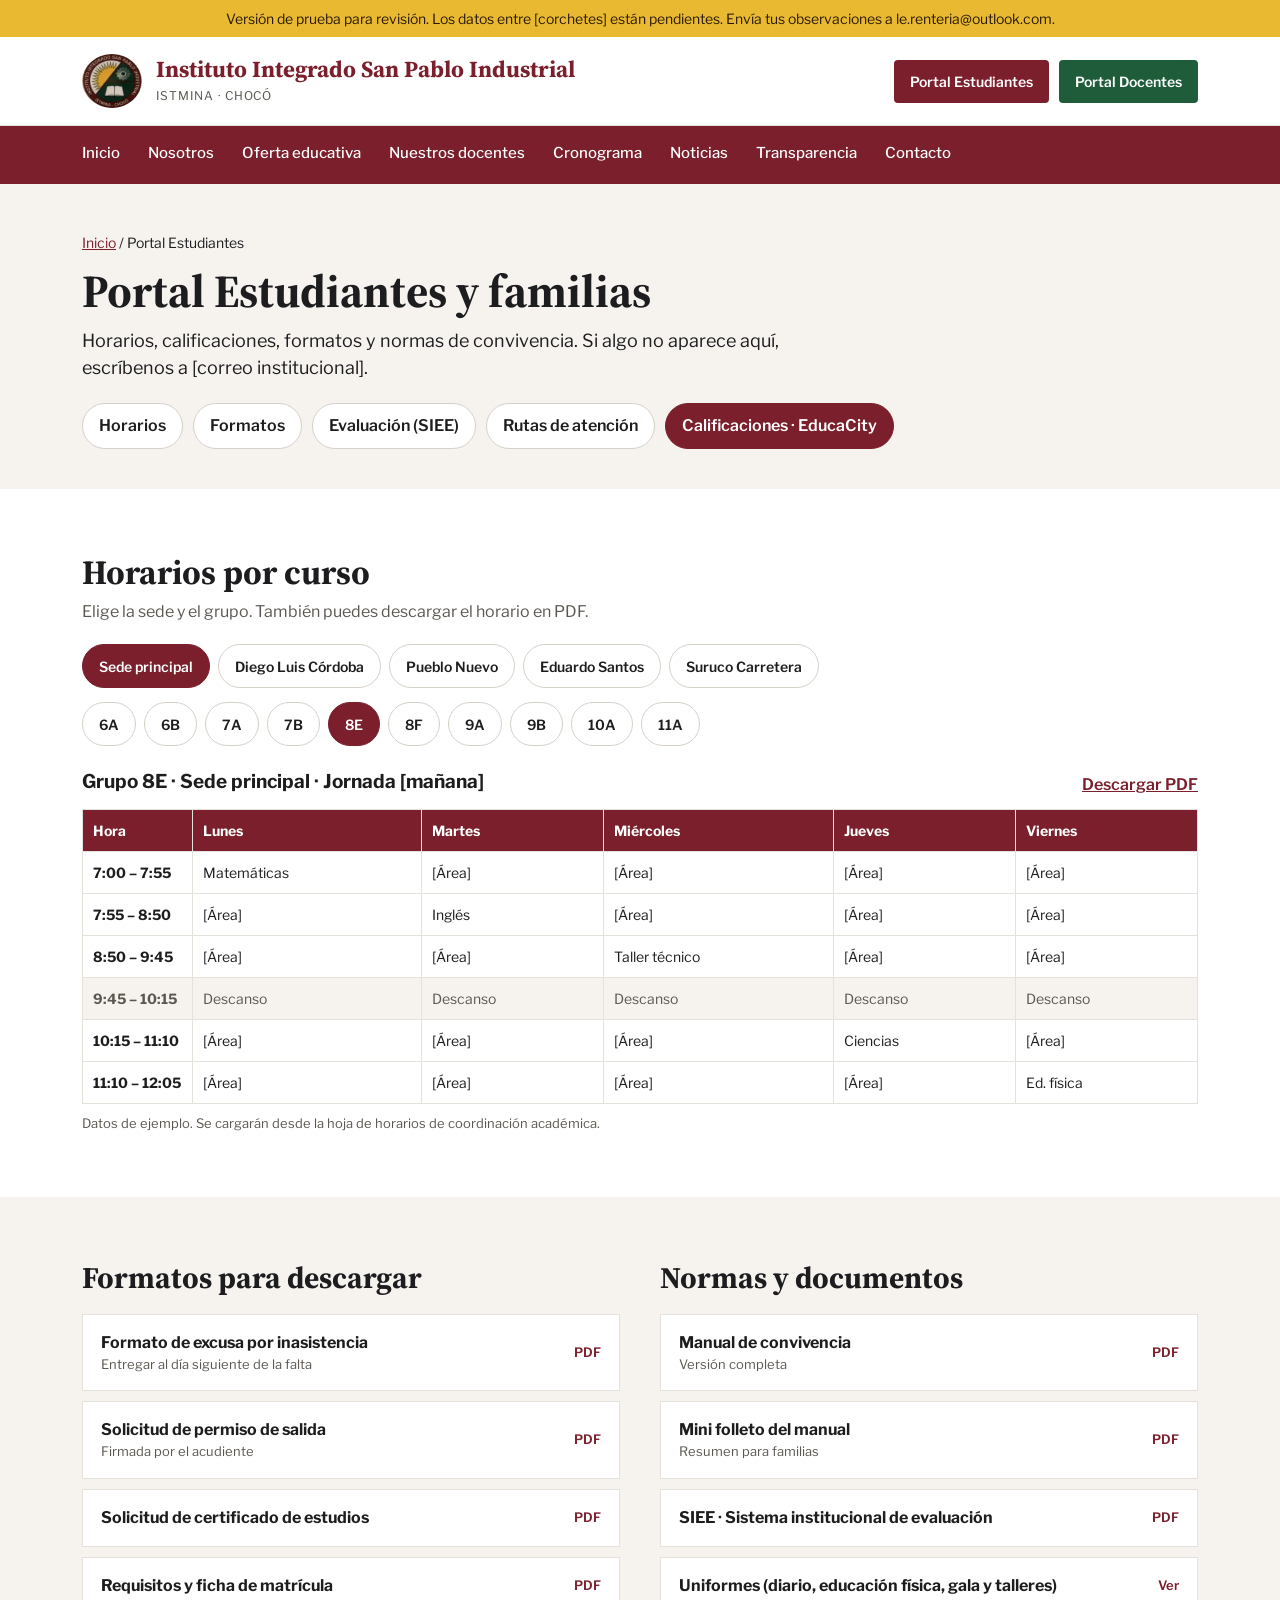
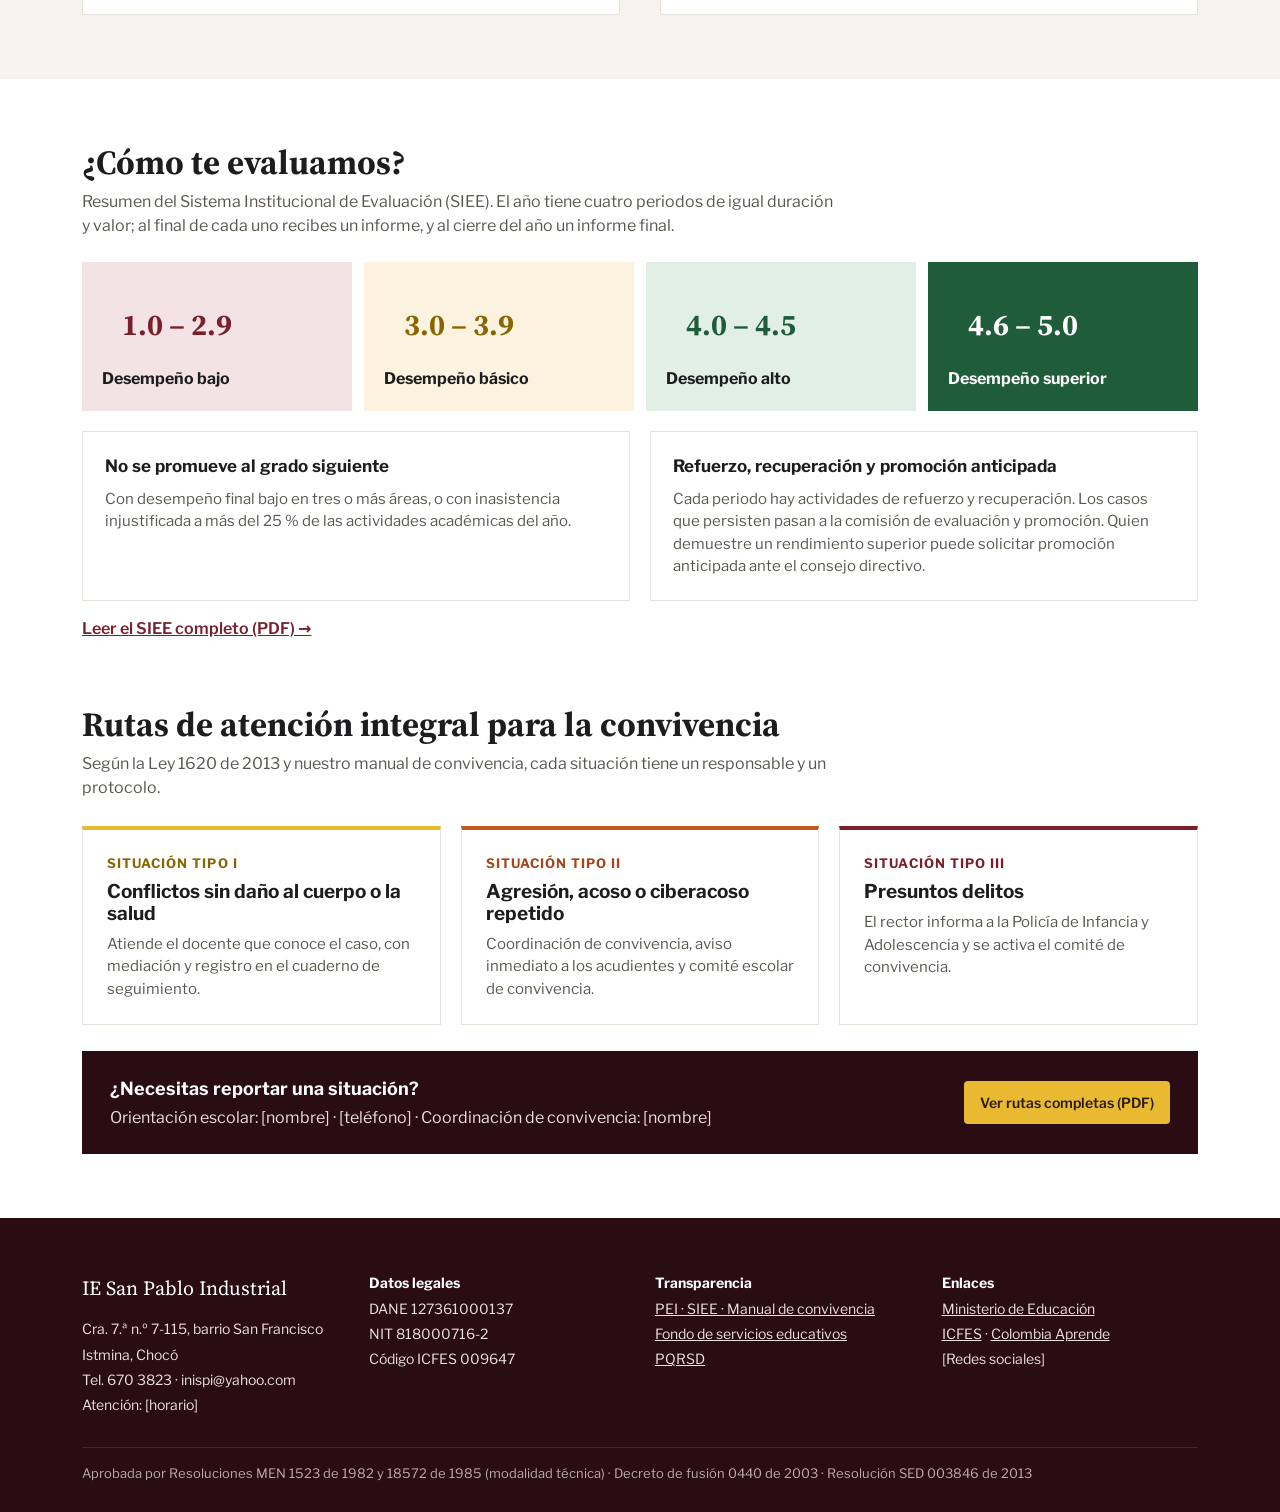
<file: portal-estudiantes.html>
<!doctype html>
<html lang="es">
<head>
<meta charset="utf-8">
<meta name="viewport" content="width=device-width, initial-scale=1">
<title>Portal Estudiantes y familias · IE San Pablo Industrial – Istmina</title>
<meta name="description" content="Horarios por curso, calificaciones, formatos de excusa, manual de convivencia, SIEE y rutas de atención.">
<link rel="icon" href="assets/img/escudo.jpg">
<link rel="preconnect" href="https://fonts.googleapis.com">
<link rel="preconnect" href="https://fonts.gstatic.com" crossorigin>
<link href="https://fonts.googleapis.com/css2?family=Libre+Franklin:wght@400;500;600;700&family=Source+Serif+4:opsz,wght@8..60,500;8..60,700&display=swap" rel="stylesheet">
<link rel="stylesheet" href="assets/css/styles.css">
</head>
<body>
<!-- AVISO DE BOCETO: borrar esta línea al publicar la versión final -->
<div class="aviso">Versión de prueba para revisión. Los datos entre [corchetes] están pendientes. Envía tus observaciones a le.renteria@outlook.com.</div>

<header class="header">
<div class="wrap">
<a class="brand" href="index.html">
<img src="assets/img/escudo.jpg" alt="Escudo de la IE San Pablo Industrial">
<div><div class="brand-name">Instituto Integrado San Pablo Industrial</div><div class="brand-sub">Istmina · Chocó</div></div>
</a>
<div class="header-right">
<div class="portales"><a class="btn" href="portal-estudiantes.html">Portal Estudiantes</a><a class="btn btn-verde" href="portal-docentes.html">Portal Docentes</a></div>
</div>
</div>
</header>

<nav class="nav" aria-label="Principal">
<div class="wrap">
<button type="button" class="mbtn" aria-expanded="false" aria-controls="menu"><svg width="22" height="22" viewBox="0 0 24 24" fill="none" stroke="#fff" stroke-width="2" aria-hidden="true"><path d="M3 6h18M3 12h18M3 18h18"/></svg>Menú</button>
<div class="links" id="menu"><a href="index.html">Inicio</a><a href="#">Nosotros</a><a href="#">Oferta educativa</a><a href="nuestros-docentes.html">Nuestros docentes</a><a href="cronograma.html">Cronograma</a><a href="#">Noticias</a><a href="#">Transparencia</a><a href="#">Contacto</a></div>
</div>
</nav>

<main>

<section class="page-head">
<div class="wrap">
<div class="migas"><a href="index.html">Inicio</a> / Portal Estudiantes</div>
<h1>Portal Estudiantes y familias</h1>
<p>Horarios, calificaciones, formatos y normas de convivencia. Si algo no aparece aquí, escríbenos a [correo institucional].</p>
<div class="anclas">
<a class="ancla" href="#horarios">Horarios</a><a class="ancla" href="#formatos">Formatos</a><a class="ancla" href="#evaluacion">Evaluación (SIEE)</a><a class="ancla" href="#rutas">Rutas de atención</a><a class="ancla dest" href="https://sanpablo.educa.city/">Calificaciones · EducaCity</a>
</div>
</div>
</section>

<section class="section" id="horarios">
<div class="wrap">
<h2>Horarios por curso</h2>
<p class="muted" style="margin:0 0 20px">Elige la sede y el grupo. También puedes descargar el horario en PDF.</p>
<div class="pills" id="sedes" aria-label="Sede"></div>
<div class="pills" id="grupos" aria-label="Grupo" style="margin-bottom:22px"></div>
<div class="cabecera-seccion" style="margin-bottom:12px"><b id="titulo-horario" style="font-size:19px"></b><a href="#" style="font-weight:600">Descargar PDF</a></div>
<p class="mhint small muted" style="margin:0 0 8px">Desliza la tabla hacia los lados para ver toda la semana →</p>
<div class="tabla-box">
<table class="tabla">
<thead><tr><th style="width:110px">Hora</th><th>Lunes</th><th>Martes</th><th>Miércoles</th><th>Jueves</th><th>Viernes</th></tr></thead>
<tbody id="cuerpo-horario"></tbody>
</table>
</div>
<p class="small muted" style="margin:10px 0 0">Datos de ejemplo. Se cargarán desde la hoja de horarios de coordinación académica.</p>
</div>
</section>

<section class="section section-crema" id="formatos">
<div class="wrap grid g2">
<div>
<h2 style="font-size:30px;margin-bottom:18px">Formatos para descargar</h2>
<div class="docs">
<a class="doc" href="#"><span><b>Formato de excusa por inasistencia</b><small>Entregar al día siguiente de la falta</small></span><span class="tipo">PDF</span></a>
<a class="doc" href="#"><span><b>Solicitud de permiso de salida</b><small>Firmada por el acudiente</small></span><span class="tipo">PDF</span></a>
<a class="doc" href="#"><span><b>Solicitud de certificado de estudios</b></span><span class="tipo">PDF</span></a>
<a class="doc" href="#"><span><b>Requisitos y ficha de matrícula</b></span><span class="tipo">PDF</span></a>
</div>
</div>
<div>
<h2 style="font-size:30px;margin-bottom:18px">Normas y documentos</h2>
<div class="docs">
<a class="doc" href="#"><span><b>Manual de convivencia</b><small>Versión completa</small></span><span class="tipo">PDF</span></a>
<a class="doc" href="#"><span><b>Mini folleto del manual</b><small>Resumen para familias</small></span><span class="tipo">PDF</span></a>
<a class="doc" href="#"><span><b>SIEE · Sistema institucional de evaluación</b></span><span class="tipo">PDF</span></a>
<a class="doc" href="#"><span><b>Uniformes (diario, educación física, gala y talleres)</b></span><span class="tipo">Ver</span></a>
</div>
</div>
</div>
</section>

<section class="section" id="evaluacion">
<div class="wrap">
<h2>¿Cómo te evaluamos?</h2>
<p class="muted" style="margin:0 0 24px;max-width:760px">Resumen del Sistema Institucional de Evaluación (SIEE). El año tiene cuatro periodos de igual duración y valor; al final de cada uno recibes un informe, y al cierre del año un informe final.</p>
<div class="escala">
<div style="background:#f3e3e5"><div class="num" style="color:var(--vino)">1.0 – 2.9</div><b>Desempeño bajo</b></div>
<div style="background:#fbf3df"><div class="num" style="color:var(--ocre)">3.0 – 3.9</div><b>Desempeño básico</b></div>
<div style="background:#e2efe6"><div class="num" style="color:var(--verde)">4.0 – 4.5</div><b>Desempeño alto</b></div>
<div style="background:var(--verde);color:#fff"><div class="num">4.6 – 5.0</div><b>Desempeño superior</b></div>
</div>
<div class="grid g2" style="gap:20px;margin-top:20px">
<div class="caja"><b style="font-size:17px">No se promueve al grado siguiente</b><p class="muted" style="margin:8px 0 0;font-size:15px">Con desempeño final bajo en tres o más áreas, o con inasistencia injustificada a más del 25 % de las actividades académicas del año.</p></div>
<div class="caja"><b style="font-size:17px">Refuerzo, recuperación y promoción anticipada</b><p class="muted" style="margin:8px 0 0;font-size:15px">Cada periodo hay actividades de refuerzo y recuperación. Los casos que persisten pasan a la comisión de evaluación y promoción. Quien demuestre un rendimiento superior puede solicitar promoción anticipada ante el consejo directivo.</p></div>
</div>
<a href="#" style="display:inline-block;margin-top:16px;font-weight:600">Leer el SIEE completo (PDF) →</a>
</div>
</section>

<section class="section" id="rutas" style="padding-top:0">
<div class="wrap">
<h2>Rutas de atención integral para la convivencia</h2>
<p class="muted" style="margin:0 0 26px;max-width:760px">Según la Ley 1620 de 2013 y nuestro manual de convivencia, cada situación tiene un responsable y un protocolo.</p>
<div class="grid g3" style="gap:20px">
<div class="ruta"><div class="tipo" style="color:var(--ocre)">SITUACIÓN TIPO I</div><h3>Conflictos sin daño al cuerpo o la salud</h3><p>Atiende el docente que conoce el caso, con mediación y registro en el cuaderno de seguimiento.</p></div>
<div class="ruta" style="border-top-color:#c2581c"><div class="tipo" style="color:#a3461a">SITUACIÓN TIPO II</div><h3>Agresión, acoso o ciberacoso repetido</h3><p>Coordinación de convivencia, aviso inmediato a los acudientes y comité escolar de convivencia.</p></div>
<div class="ruta" style="border-top-color:var(--vino)"><div class="tipo" style="color:var(--vino)">SITUACIÓN TIPO III</div><h3>Presuntos delitos</h3><p>El rector informa a la Policía de Infancia y Adolescencia y se activa el comité de convivencia.</p></div>
</div>
<div class="banda">
<div><b style="font-size:18px">¿Necesitas reportar una situación?</b><div style="color:#e9dfe0;margin-top:4px">Orientación escolar: [nombre] · [teléfono] · Coordinación de convivencia: [nombre]</div></div>
<a class="btn btn-amarillo" href="#">Ver rutas completas (PDF)</a>
</div>
</div>
</section>
</main>

<footer class="footer">
<div class="wrap">
<div class="cols">
<div><div class="serif" style="font-size:20px;color:#fff;margin-bottom:10px">IE San Pablo Industrial</div>Cra. 7.ª n.º 7-115, barrio San Francisco<br>Istmina, Chocó<br>Tel. 670 3823 · inispi@yahoo.com<br>Atención: [horario]</div>
<div><b>Datos legales</b><br>DANE 127361000137<br>NIT 818000716-2<br>Código ICFES 009647</div>
<div><b>Transparencia</b><br><a href="#">PEI · SIEE · Manual de convivencia</a><br><a href="#">Fondo de servicios educativos</a><br><a href="#">PQRSD</a></div>
<div><b>Enlaces</b><br><a href="https://www.mineducacion.gov.co/portal/">Ministerio de Educación</a><br><a href="https://www.icfes.gov.co/">ICFES</a> · <a href="https://colombiaaprende.edu.co/">Colombia Aprende</a><br>[Redes sociales]</div>
</div>
<div class="legal">Aprobada por Resoluciones MEN 1523 de 1982 y 18572 de 1985 (modalidad técnica) · Decreto de fusión 0440 de 2003 · Resolución SED 003846 de 2013</div>
</div>
</footer>
<script src="assets/js/main.js"></script>
</body>
</html>
</file>
<file: assets/css/styles.css>
/* ==========================================================
   IE San Pablo Industrial – Hoja de estilos principal
   Colores del escudo: vino tinto, verde y amarillo sol
   ========================================================== */
:root{
  --vino:#7A1F2B; --vino-oscuro:#2a0d12; --vino-hover:#4e121b;
  --verde:#1F5D3A; --amarillo:#E8B931; --ocre:#8a6400;
  --texto:#1d1d1f; --gris:#5b5750; --linea:#e5e2dc; --crema:#f6f3ee;
  --serif:'Source Serif 4',Georgia,serif;
  --sans:'Libre Franklin',system-ui,-apple-system,'Segoe UI',sans-serif;
}
*{box-sizing:border-box}
html{scroll-behavior:smooth}
body{margin:0;font-family:var(--sans);color:var(--texto);background:#fff;line-height:1.5}
img{max-width:100%;display:block}
a{color:var(--vino)} a:hover{color:var(--vino-hover)}
:focus-visible{outline:3px solid var(--amarillo);outline-offset:2px}
h1,h2,h3{line-height:1.15}
.wrap{max-width:1180px;margin:0 auto;padding:0 32px}
.serif{font-family:var(--serif)}
.muted{color:var(--gris)}
.small{font-size:13px}
.eyebrow{color:var(--vino);font-weight:700;font-size:13px;letter-spacing:.14em;text-transform:uppercase}
.sr-only{position:absolute;width:1px;height:1px;overflow:hidden;clip:rect(0 0 0 0);white-space:nowrap}

/* Aviso de boceto (quitar al publicar la versión final) */
.aviso{background:var(--amarillo);color:#2a1a05;font-size:14px;text-align:center;padding:8px 16px}

/* ---------- Encabezado ---------- */
.header{border-bottom:1px solid var(--linea)}
.header .wrap{display:flex;align-items:center;justify-content:space-between;gap:20px;min-height:88px;flex-wrap:wrap;padding-top:10px;padding-bottom:10px}
.brand{display:flex;align-items:center;gap:14px;text-decoration:none}
.brand img{width:60px;height:54px;object-fit:cover;border-radius:50%}
.brand-name{font-family:var(--serif);font-size:23px;font-weight:700;color:var(--vino);line-height:1.1}
.brand-sub{font-size:12px;color:var(--gris);letter-spacing:.08em;text-transform:uppercase;margin-top:4px}
.header-right{display:flex;gap:10px;flex-wrap:wrap;align-items:center}
.search{border:1px solid #d6d1c8;border-radius:4px;padding:10px 14px;font:inherit;font-size:14px;width:210px}
.portales{display:flex;gap:10px;flex-wrap:wrap}
.btn{display:inline-block;font-size:14px;font-weight:600;padding:11px 16px;border-radius:4px;text-decoration:none;color:#fff;background:var(--vino);text-align:center}
.btn:hover{color:#fff;filter:brightness(1.1)}
.btn-verde{background:var(--verde)}
.btn-amarillo{background:var(--amarillo);color:#2a1a05}
.btn-amarillo:hover{color:#2a1a05}

/* ---------- Menú ---------- */
.nav{background:var(--vino)}
.nav .links{display:flex;gap:28px;align-items:center;flex-wrap:wrap}
.nav .links a{color:#fff;text-decoration:none;font-size:15px;font-weight:500;padding:16px 0;border-bottom:3px solid transparent}
.nav .links a:hover{color:var(--amarillo)}
.nav .links a[aria-current="page"]{border-bottom-color:var(--amarillo)}
.mbtn{display:none;align-items:center;gap:10px;background:none;border:0;color:#fff;font:inherit;font-weight:600;font-size:16px;min-height:52px;cursor:pointer;padding:0}

/* ---------- Portada ---------- */
.hero{position:relative;height:500px;background:var(--vino-oscuro);overflow:hidden}
.hero img{position:absolute;inset:0;width:100%;height:100%;object-fit:cover;opacity:.7}
.hero::after{content:"";position:absolute;inset:0;background:linear-gradient(90deg,rgba(40,10,15,.88) 0%,rgba(40,10,15,.2) 75%)}
.hero .wrap{position:relative;z-index:1;height:100%;display:flex;flex-direction:column;justify-content:center;padding-bottom:60px}
.hero .lema{color:var(--amarillo);font-size:13px;font-weight:700;letter-spacing:.14em;text-transform:uppercase}
.hero h1{font-family:var(--serif);font-size:54px;color:#fff;margin:14px 0 16px;max-width:720px}
.hero p{color:#f1ece6;font-size:18px;max-width:600px;margin:0}

.accesos{margin-top:-70px;position:relative;z-index:2}
.accesos .panel{background:var(--crema);border-radius:8px;padding:22px;box-shadow:0 10px 30px rgba(0,0,0,.12)}
.qagrid{display:grid;grid-template-columns:repeat(auto-fit,minmax(165px,1fr));gap:12px}
.qa{background:#fff;border:1px solid var(--linea);border-radius:6px;padding:18px;text-decoration:none;color:var(--texto);display:flex;flex-direction:column;gap:8px}
.qa:hover{border-color:var(--vino);color:var(--texto)}
.qa span{font-size:13px;color:var(--gris)}

/* ---------- Secciones genéricas ---------- */
.section{padding:64px 0}
.section-crema{background:var(--crema)}
.section h2{font-family:var(--serif);font-size:34px;margin:0 0 8px}
.grid{display:grid;gap:22px}
.g3{grid-template-columns:repeat(auto-fit,minmax(280px,1fr))}
.g2{grid-template-columns:repeat(auto-fit,minmax(320px,1fr));gap:40px}
.g4{grid-template-columns:repeat(auto-fit,minmax(230px,1fr))}
.cabecera-seccion{display:flex;justify-content:space-between;align-items:flex-end;gap:12px;flex-wrap:wrap;margin-bottom:22px}

.perfil{text-decoration:none;color:var(--texto);border:1px solid var(--linea);border-top:4px solid var(--vino);padding:28px;display:flex;flex-direction:column;gap:10px}
.perfil:hover{color:var(--texto);box-shadow:0 6px 20px rgba(0,0,0,.06)}
.perfil h2,.perfil h3{font-family:var(--serif);font-size:26px;margin:0}
.perfil p{margin:0;color:var(--gris)}
.perfil .mas{font-weight:600}

.dos-col{display:flex;gap:48px;flex-wrap:wrap}
.dos-col .principal{flex:999 1 560px;min-width:0}
.dos-col .lateral{flex:1 1 320px;min-width:0}
.foto-ph{background:#e3ddd2;display:flex;align-items:center;justify-content:center;color:#8a8378;font-size:14px;text-align:center;padding:12px}
.noticia-destacada{display:grid;grid-template-columns:repeat(auto-fit,minmax(240px,1fr));gap:22px;margin-bottom:28px}
.noticia-destacada .foto-ph{aspect-ratio:16/10}
.noticia-meta{font-size:13px;color:var(--vino);font-weight:600}
.noticia h3{font-size:18px;margin:6px 0 0}
.noticia{border-top:1px solid var(--linea);padding-top:16px}

.evento{display:flex;gap:14px;align-items:center;margin-bottom:14px}
.fecha{color:#fff;width:58px;flex:none;text-align:center;padding:8px 0;font-weight:700;line-height:1.1;background:var(--vino)}
.fecha small{display:block;font-size:11px;font-weight:500}
.circular{margin-top:26px;background:#fbf3df;padding:18px;border-radius:6px}

.oferta{background:var(--verde);color:#fff}
.oferta h2{color:#fff}
.chips{display:flex;flex-wrap:wrap;gap:10px}
.chip{border:1px solid rgba(255,255,255,.4);padding:10px 16px;border-radius:999px}
.chip-dest{background:var(--amarillo);color:#2a1a05;font-weight:600;border-color:var(--amarillo)}

/* ---------- Encabezado de páginas internas ---------- */
.page-head{background:var(--crema);padding:48px 0 40px}
.page-head.verde{background:var(--verde);color:#fff}
.page-head.verde a{color:#fff}
.page-head h1{font-family:var(--serif);font-size:46px;margin:12px 0 10px}
.page-head p{margin:0;font-size:18px;max-width:700px}
.migas{font-size:14px}
.anclas{display:flex;gap:10px;flex-wrap:wrap;margin-top:22px}
.ancla{background:#fff;border:1px solid #d6d1c8;padding:10px 16px;border-radius:999px;text-decoration:none;font-weight:600;color:var(--texto)}
.ancla.dest{background:var(--vino);border-color:var(--vino);color:#fff}

/* ---------- Botones tipo píldora (filtros) ---------- */
.pills{display:flex;gap:8px;flex-wrap:wrap;margin-bottom:14px}
.pill{font:inherit;font-size:14px;font-weight:600;padding:10px 16px;border-radius:999px;cursor:pointer;border:1px solid #d6d1c8;background:#fff;color:var(--texto);min-height:44px}
.pill[aria-pressed="true"]{background:var(--vino);border-color:var(--vino);color:#fff}

/* ---------- Tabla de horarios ---------- */
.tabla-box{overflow-x:auto}
.tabla{border-collapse:collapse;width:100%;min-width:720px}
.tabla th,.tabla td{border:1px solid var(--linea);padding:10px;font-size:14px;text-align:left}
.tabla thead tr{background:var(--vino);color:#fff}
.tabla tr.descanso{background:var(--crema);color:var(--gris)}
.mhint{display:none}

/* ---------- Documentos ---------- */
.docs{display:flex;flex-direction:column;gap:10px}
.doc{display:flex;align-items:center;justify-content:space-between;gap:14px;border:1px solid var(--linea);background:#fff;padding:16px 18px;text-decoration:none;color:var(--texto)}
.doc:hover{border-color:var(--vino);color:var(--texto)}
.doc small{display:block;font-size:13px;color:var(--gris)}
.doc .tipo{font-size:13px;font-weight:600;color:var(--vino)}

/* ---------- SIEE y rutas ---------- */
.escala{display:grid;grid-template-columns:repeat(auto-fit,minmax(200px,1fr));gap:12px}
.escala div{padding:20px}
.escala .num{font-family:var(--serif);font-size:30px;font-weight:700}
.caja{border:1px solid var(--linea);padding:22px}
.ruta{border:1px solid var(--linea);border-top:4px solid var(--amarillo);padding:24px}
.ruta .tipo{font-size:13px;font-weight:700;letter-spacing:.08em}
.ruta h3{margin:8px 0;font-size:19px}
.ruta p{margin:0;color:var(--gris);font-size:15px}
.banda{margin-top:26px;background:var(--vino-oscuro);color:#fff;padding:24px 28px;display:flex;justify-content:space-between;align-items:center;gap:20px;flex-wrap:wrap}

/* ---------- Plataformas docentes ---------- */
.plataforma{background:#fff;border:1px solid var(--linea);border-top:4px solid var(--linea);padding:22px;text-decoration:none;color:var(--texto);display:flex;flex-direction:column;gap:8px}
.plataforma:hover{border-color:var(--verde);color:var(--texto)}
.plataforma b{font-size:19px}
.plataforma span{color:var(--gris);font-size:14px}

/* ---------- Personas ---------- */
.directivo{display:flex;gap:16px;align-items:center;border:1px solid var(--linea);border-top:4px solid var(--vino);padding:20px}
.avatar{width:76px;height:76px;flex:none;border-radius:50%;background:#e3ddd2;display:flex;align-items:center;justify-content:center;color:#8a8378;font-size:12px}
.docente{border:1px solid var(--linea)}
.docente .foto-ph{aspect-ratio:1/1}
.docente .info{padding:18px}
.etiqueta{font-size:12px;font-weight:700;letter-spacing:.06em;text-transform:uppercase;color:var(--vino)}

/* ---------- Cronograma ---------- */
.periodos{display:grid;grid-template-columns:repeat(4,minmax(0,1fr));gap:4px}
.periodos div{color:#fff;padding:14px}
.leyenda{display:flex;gap:18px;flex-wrap:wrap;font-size:13px;color:var(--gris);margin-bottom:26px}
.leyenda span{display:flex;align-items:center;gap:6px}
.leyenda i{width:12px;height:12px;display:inline-block}
.lista-eventos{border-top:1px solid var(--linea)}
.item-evento{display:flex;gap:20px;align-items:center;padding:16px 0;border-bottom:1px solid var(--linea)}
.item-evento .fecha{width:64px;padding:12px 0}

/* ---------- Pie de página ---------- */
.footer{background:var(--vino-oscuro);color:#e9dfe0;padding:52px 0 28px;font-size:14px}
.footer a{color:#e9dfe0}
.footer b{color:#fff}
.footer .cols{display:grid;grid-template-columns:repeat(auto-fit,minmax(220px,1fr));gap:30px;line-height:1.8}
.footer .legal{margin-top:30px;padding-top:16px;border-top:1px solid rgba(255,255,255,.15);font-size:13px;opacity:.75}

/* ==========================================================
   Celular y tabletas pequeñas
   ========================================================== */
@media (max-width:760px){
  .wrap{padding:0 18px}
  .brand-name{font-size:18px}
  .brand img{width:46px;height:42px}
  .header-right,.portales{width:100%}
  .portales a{flex:1}
  .search{width:100%}
  .mbtn{display:flex}
  .nav .links{display:none}
  .nav .links.open{display:flex;flex-direction:column;align-items:stretch;gap:0;padding-bottom:10px}
  .nav .links.open a{padding:13px 0;border-bottom:1px solid rgba(255,255,255,.15)}
  .hero{height:auto}
  .hero .wrap{padding-top:64px;padding-bottom:110px}
  .hero h1{font-size:34px}
  .page-head h1{font-size:34px}
  .section{padding:44px 0}
  .section h2{font-size:27px}
  .qagrid{grid-template-columns:repeat(2,minmax(0,1fr))}
  .periodos{grid-template-columns:repeat(2,minmax(0,1fr))}
  .mhint{display:block}
}
</file>
